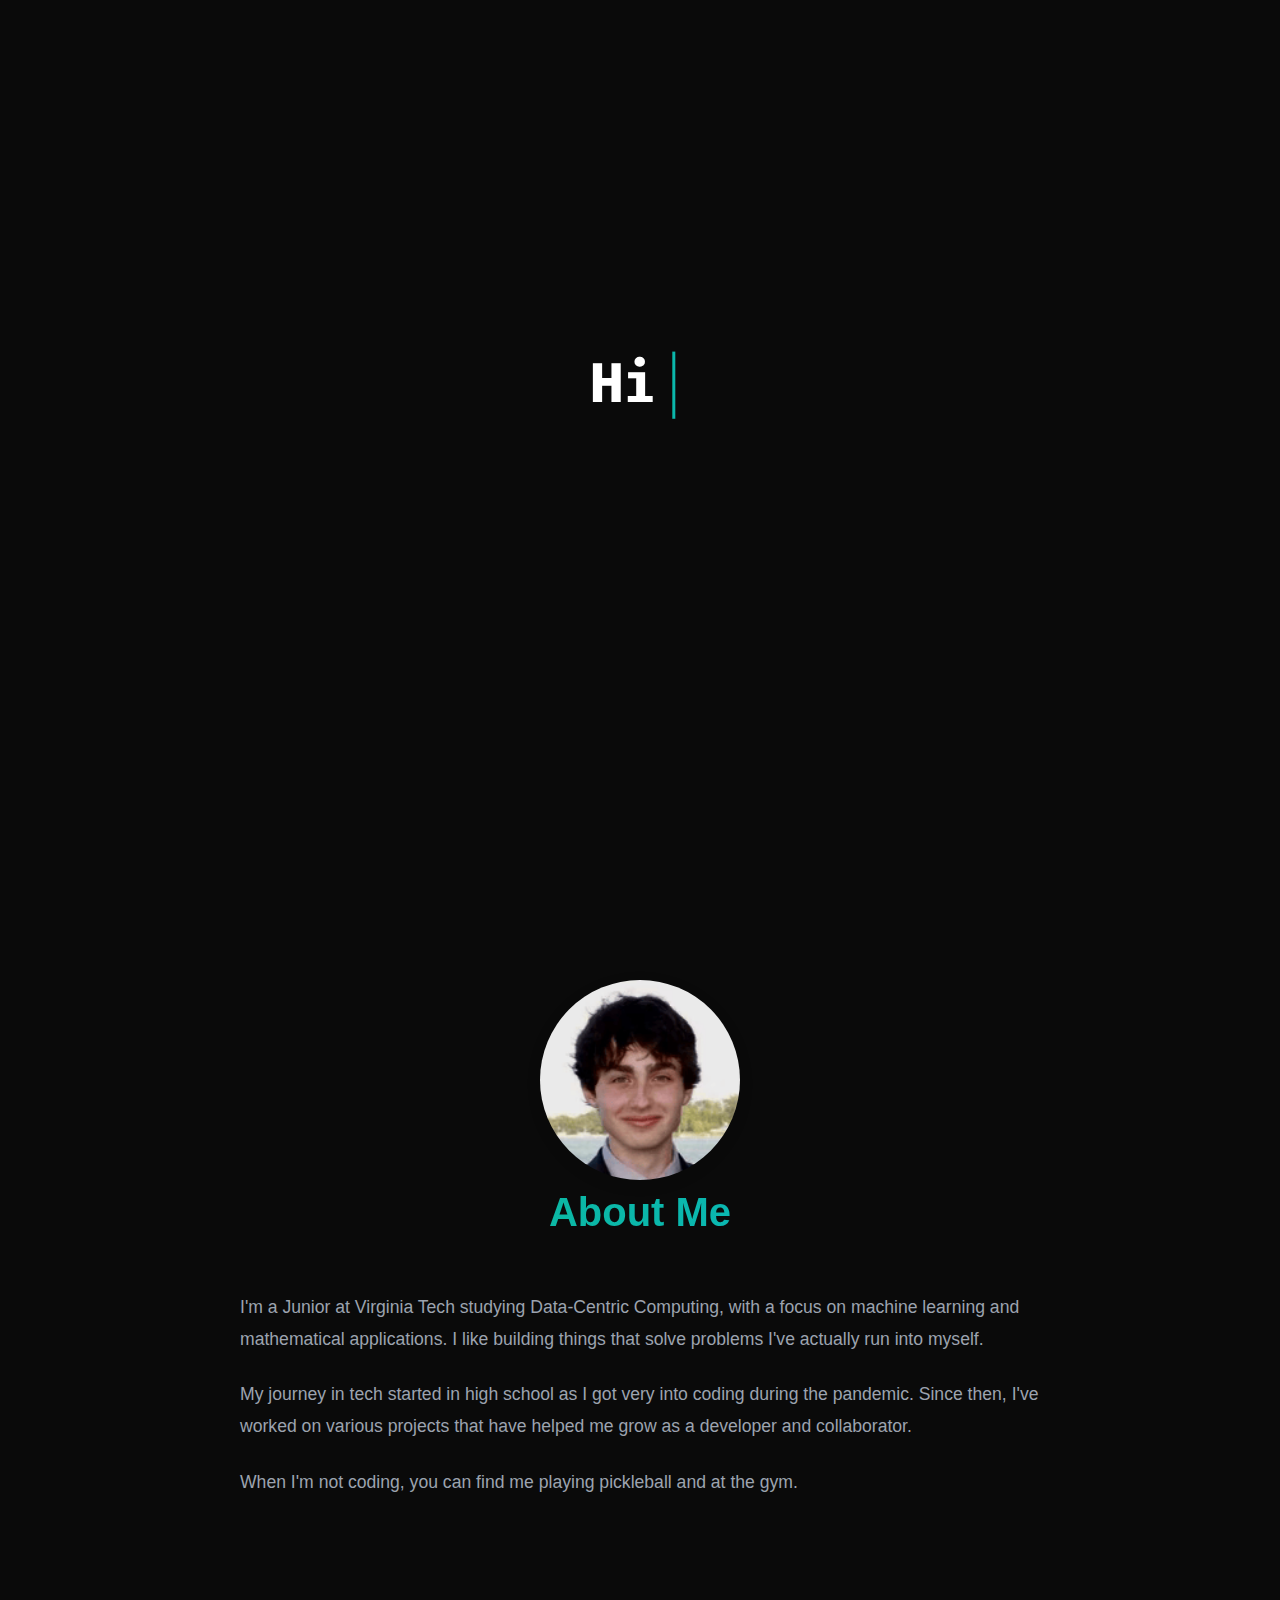
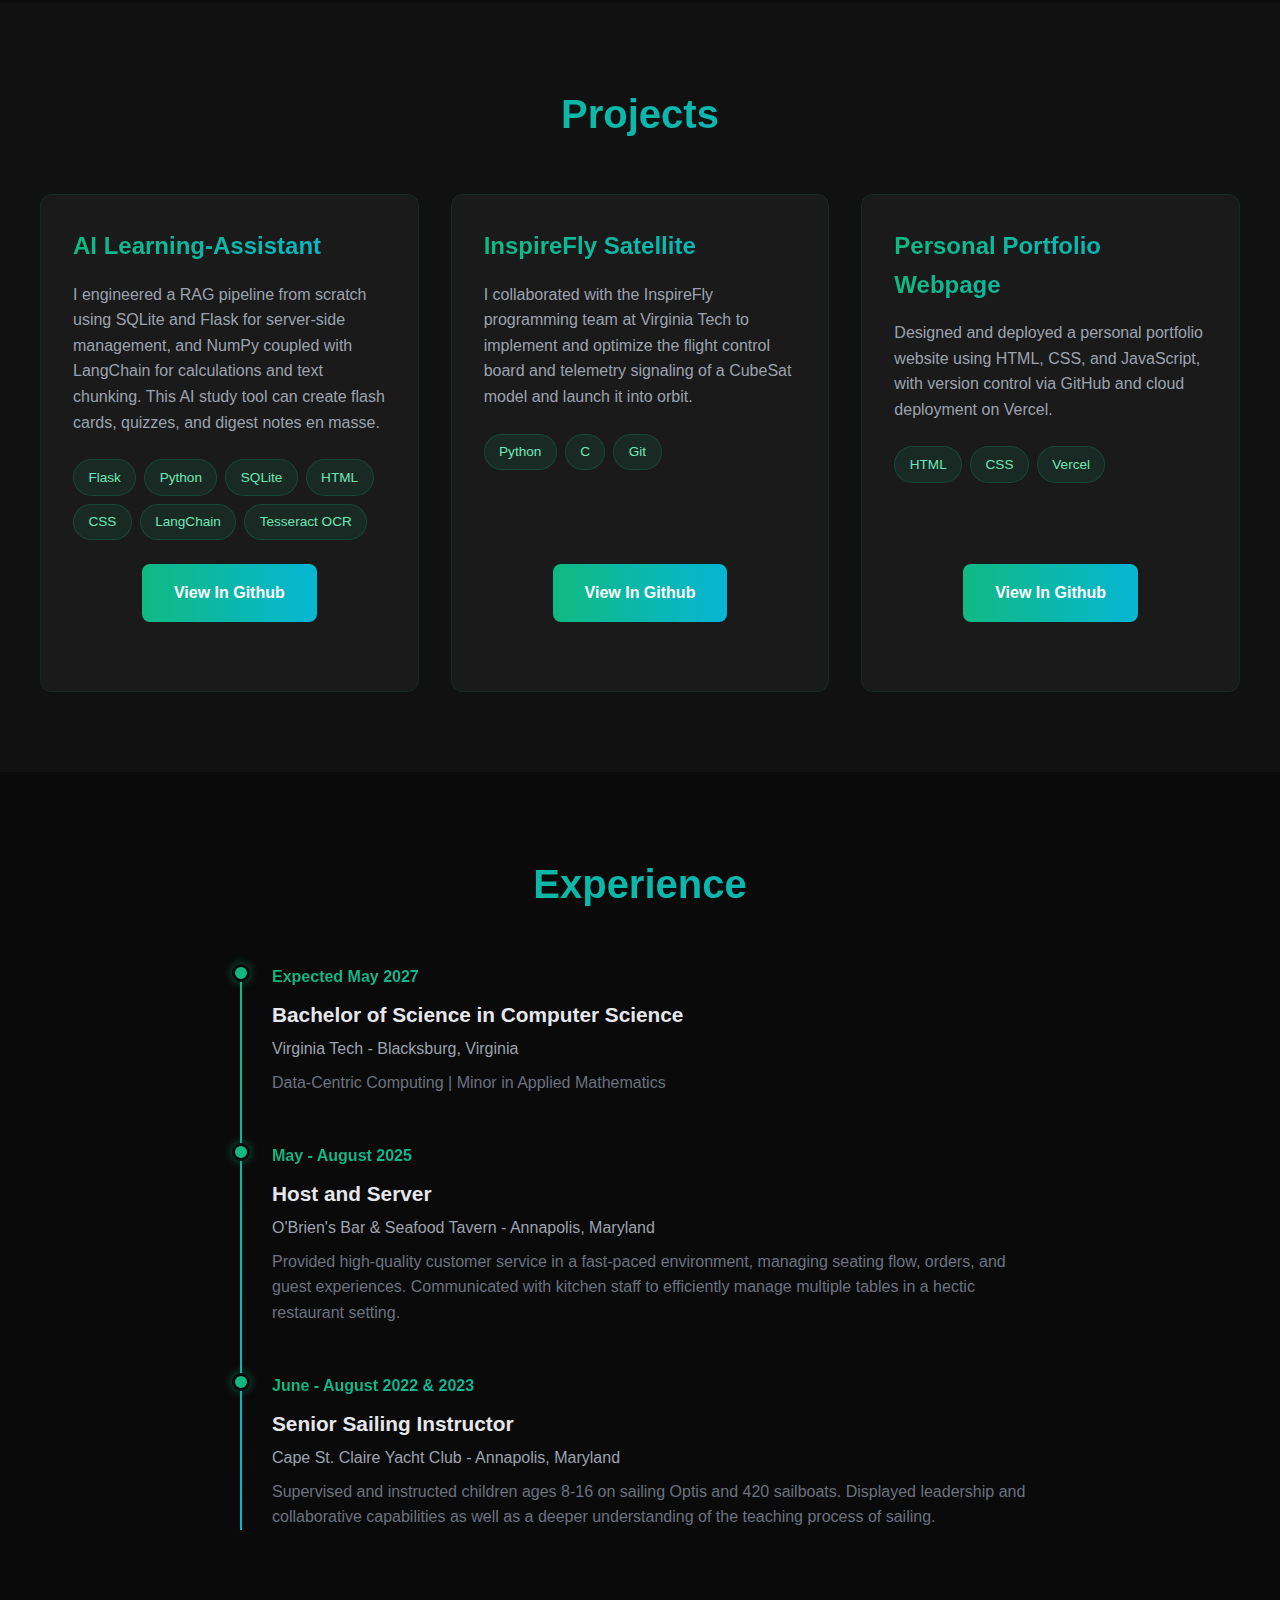
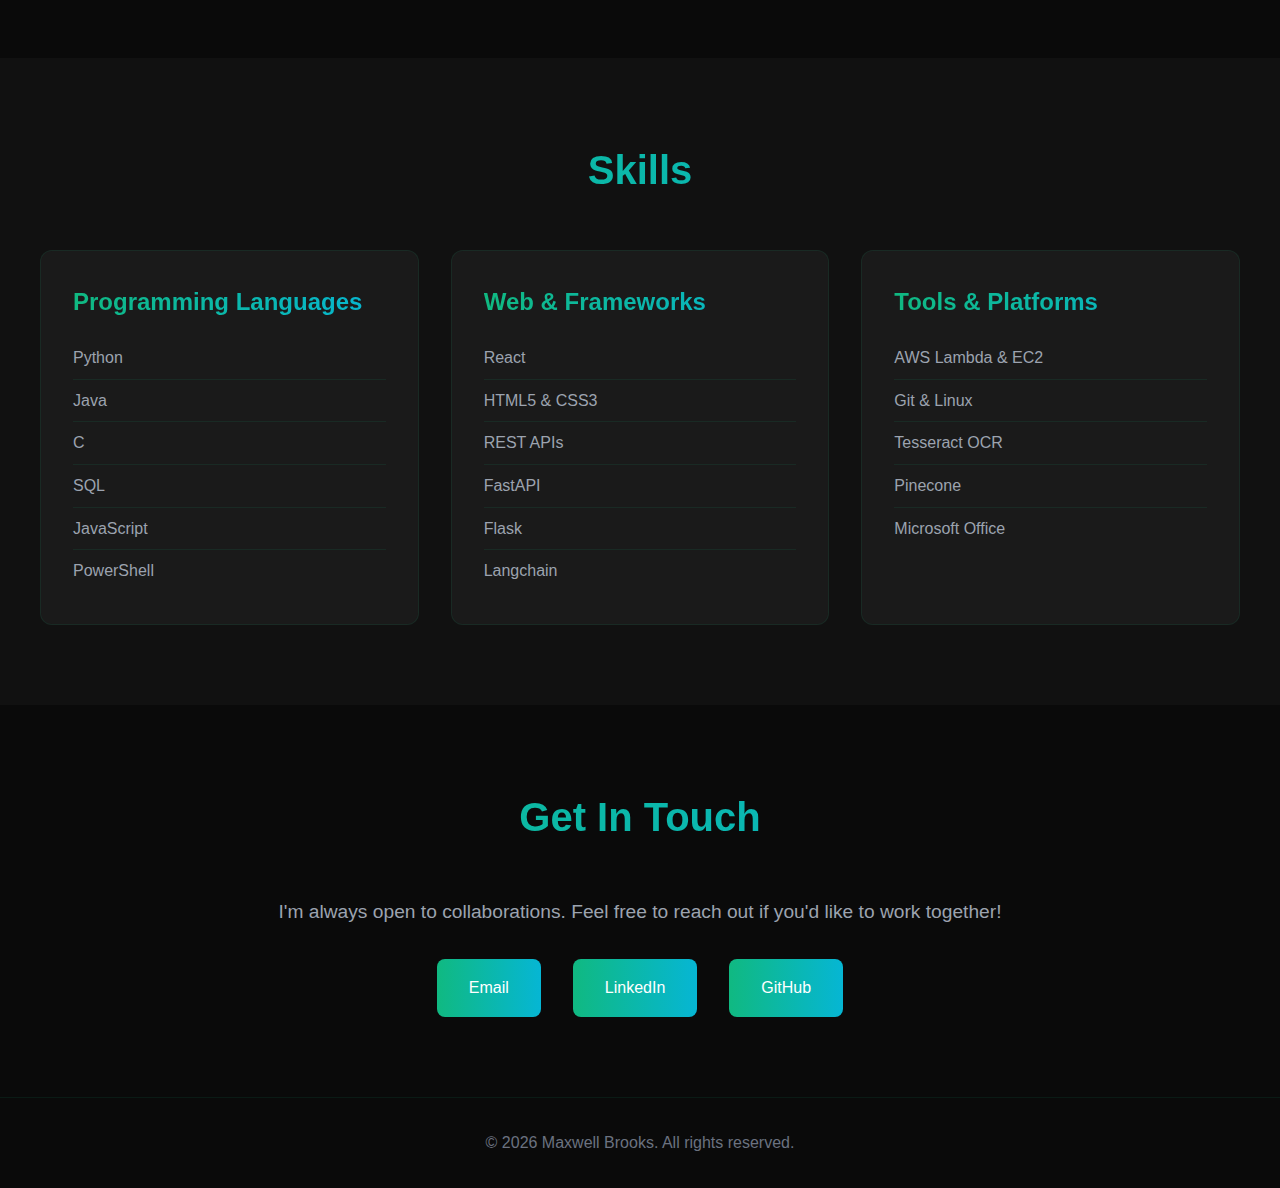
<file: index.html>
<!DOCTYPE html>
<html lang="en">
<head>
    <meta charset="UTF-8">
    <meta name="viewport" content="width=device-width, initial-scale=1.0">
    <title>Maxwell Brooks - Portfolio</title>
    <link rel="stylesheet" href="styles.css">
    <link rel="preconnect" href="https://fonts.googleapis.com">
    <link rel="preconnect" href="https://fonts.gstatic.com" crossorigin>
    <link href="https://fonts.googleapis.com/css2?family=Fira+Code:wght@400;700&display=swap" rel="stylesheet">
</head>
<body>
    <!-- Scroll Progress Bar -->
    <div class="scroll-progress"></div>
    <!-- Navigation -->
    <nav class="navbar">
        <div class="nav-container">
            <a href="#home" class="nav-logo">Maxwell Brooks</a>
            <ul class="nav-menu">
                <li><a href="#about" class="nav-link">About</a></li>
                <li><a href="#projects" class="nav-link">Projects</a></li>
                <li><a href="#experience" class="nav-link">Experience</a></li>
                <li><a href="#skills" class="nav-link">Skills</a></li>
                <li><a href="#contact" class="nav-link">Contact</a></li>
            </ul>
        </div>
    </nav>

    <!-- Hero Section -->
    <section id="home" class="hero">
        <canvas id="particles"></canvas>
        <div class="hero-content">
            <h1 class="typed-heading"><span class="typed-text"></span><span class="cursor">|</span></h1>
            <p class="hero-subtitle">Computer Science Student | Data-Centric Computing | ML Developer</p>
            <div class="hero-buttons">
                <a href="#contact" class="btn">Get In Touch</a>
                <a href="sources/resume.pdf" download="Maxwell_Brooks_Resume.pdf" class="btn btn-secondary">
                    <svg class="download-icon" width="20" height="20" viewBox="0 0 24 24" fill="none" stroke="currentColor" stroke-width="2">
                        <path d="M21 15v4a2 2 0 0 1-2 2H5a2 2 0 0 1-2-2v-4"></path>
                        <polyline points="7 10 12 15 17 10"></polyline>
                        <line x1="12" y1="15" x2="12" y2="3"></line>
                    </svg>
                    Download Resume
                </a>
            </div>
        </div>
    </section>

    <!-- About Section -->
    <section id="about" class="section">
    <div class="headshot-wrapper">
        <img
        src="sources/professional-headshot.png"
        alt="Photo of Max Brooks"
        class="headshot"
    />
    </div>
        <div class="container">
            <h2 class="section-title">About Me</h2>
            <div class="about-content">
                <p>
                    I'm a Junior at Virginia Tech studying Data-Centric Computing, with a focus on machine learning and mathematical applications. I like building things that solve problems I've actually
                    run into myself.
                </p>
                <p>
                    My journey in tech started in high school as I got very into coding during the pandemic. Since then, I've worked on various projects
                    that have helped me grow as a developer and collaborator.
                </p>
                <p>
                    When I'm not coding, you can find me playing pickleball and at the gym.
                </p>
            </div>
        </div>
    </section>

    <!-- Projects Section -->
    <section id="projects" class="section section-alt">
        <div class="container">
            <h2 class="section-title">Projects</h2>
            <div class="projects-grid">
                <div class="project-card">
                    <h3>AI Learning-Assistant</h3>
                    <p class="project-description">
                        I engineered a RAG pipeline from scratch using SQLite and Flask for server-side management, and NumPy coupled with LangChain for calculations and text chunking. This AI study tool can create flash cards, quizzes, and digest notes en masse.
                    </p>
                    <div class="project-tags">
                        <span class="tag">Flask</span>
                        <span class="tag">Python</span>
                        <span class="tag">SQLite</span>
                        <span class="tag">HTML</span>
                        <span class="tag">CSS</span>
                        <span class="tag">LangChain</span>
                        <span class="tag">Tesseract OCR</span>
                    </div>
                    <div class="projectbtn">
                        <a href="https://github.com/max232024S/AI-Prof-Project" class="button">View In Github</a>
                    </div>

                    
                </div>

                <div class="project-card">
                    <h3>InspireFly Satellite</h3>
                    <p class="project-description">
                        I collaborated with the InspireFly programming team at Virginia Tech to implement and optimize 
                        the flight control board and telemetry signaling of a CubeSat model and launch it into orbit.
                    </p>
                    <div class="project-tags">
                        <span class="tag">Python</span>
                        <span class="tag">C</span>
                        <span class="tag">Git</span>
                    </div>
                    <div class="projectbtn">
                        <a href="https://github.com/inspireFly-VT/circuitpy_flight_software" class="button">View In Github</a>
                    </div>
                </div>

                <div class="project-card">
                    <h3>
                        Personal Portfolio Webpage
                    </h3>
                    <p class="project-description">
                        Designed and deployed a personal portfolio website using HTML, CSS, and JavaScript, with version control via GitHub and cloud deployment on Vercel.      
                    </p>
                    <div class="project-tags">
                        <span class="tag">HTML</span>
                        <span class="tag">CSS</span>
                        <span class="tag">Vercel</span>
                    </div>
                    <div class="projectbtn">
                        <a href="https://github.com/max232024S/Portfolio-Webpage" class="button">View In Github</a>
                    </div>
                </div>
            </div>
        </div>
    </section>

    <!-- Experience Section -->
    <section id="experience" class="section">
        <div class="container">
            <h2 class="section-title">Experience</h2>
            <div class="timeline">
                <div class="timeline-item">
                    <div class="timeline-date">Expected May 2027</div>
                    <div class="timeline-content">
                        <h3>Bachelor of Science in Computer Science</h3>
                        <h4>Virginia Tech - Blacksburg, Virginia</h4>
                        <p>Data-Centric Computing | Minor in Applied Mathematics<br>
                       </p>
                    </div>
                </div>

                <div class="timeline-item">
                    <div class="timeline-date">May - August 2025</div>
                    <div class="timeline-content">
                        <h3>Host and Server</h3>
                        <h4>O'Brien's Bar & Seafood Tavern - Annapolis, Maryland</h4>
                        <p>Provided high-quality customer service in a fast-paced environment, managing seating flow, orders, and guest experiences. Communicated with kitchen staff to efficiently manage multiple tables in a hectic restaurant setting.</p>
                    </div>
                </div>

                <div class="timeline-item">
                    <div class="timeline-date">June - August 2022 & 2023</div>
                    <div class="timeline-content">
                        <h3>Senior Sailing Instructor</h3>
                        <h4>Cape St. Claire Yacht Club - Annapolis, Maryland</h4>
                        <p>Supervised and instructed children ages 8-16 on sailing Optis and 420 sailboats. Displayed leadership and collaborative capabilities as well as a deeper understanding of the teaching process of sailing.</p>
                    </div>
                </div>
            </div>
        </div>
    </section>

    <!-- Skills Section -->
    <section id="skills" class="section section-alt">
        <div class="container">
            <h2 class="section-title">Skills</h2>
            <div class="skills-grid">
                <div class="skill-category">
                    <h3>Programming Languages</h3>
                    <ul class="skill-list">
                        <li>Python</li>
                        <li>Java</li>
                        <li>C</li>
                        <li>SQL</li>
                        <li>JavaScript</li>
                        <li>PowerShell</li>
                    </ul>
                </div>

                <div class="skill-category">
                    <h3>Web & Frameworks</h3>
                    <ul class="skill-list">
                        <li>React</li>
                        <li>HTML5 & CSS3</li>
                        <li>REST APIs</li>
                        <li>FastAPI</li>
                        <li>Flask</li>
                        <li>Langchain</li>
                    </ul>
                </div>

                <div class="skill-category">
                    <h3>Tools & Platforms</h3>
                    <ul class="skill-list">
                        <li>AWS Lambda & EC2</li>
                        <li>Git & Linux</li>
                        <li>Tesseract OCR</li>
                        <li>Pinecone</li>
                        <li>Microsoft Office</li>
                    </ul>
                </div>
            </div>
        </div>
    </section>

    <!-- Contact Section -->
    <section id="contact" class="section">
        <div class="container">
            <h2 class="section-title">Get In Touch</h2>
            <div class="contact-content">
                <p class="contact-text">
                    I'm always open to collaborations.
                    Feel free to reach out if you'd like to work together!
                </p>
                <div class="contact-links">
                    <a href="mailto:maxwellwbrooks@gmail.com" class="contact-link">
                        <span>Email</span>
                    </a>
                    <a href="https://www.linkedin.com/in/max-brooks/" class="contact-link" target="_blank">
                        <span>LinkedIn</span>
                    </a>
                    <a href="https://github.com/max232024S" class="contact-link" target="_blank">
                        <span>GitHub</span>
                    </a>
                </div>
            </div>
        </div>
    </section>


    <!-- Footer -->
    <footer class="footer">
        <p>&copy; 2026 Maxwell Brooks. All rights reserved.</p>
    </footer>

    <script>
        // Scroll Progress Bar
        window.addEventListener('scroll', () => {
            const scrollProgress = document.querySelector('.scroll-progress');
            const scrollTop = window.pageYOffset;
            const docHeight = document.documentElement.scrollHeight - window.innerHeight;
            const scrollPercent = (scrollTop / docHeight) * 100;
            scrollProgress.style.width = scrollPercent + '%';
        });

        // Particle Animation
        const canvas = document.getElementById('particles');
        const ctx = canvas.getContext('2d');

        canvas.width = window.innerWidth;
        canvas.height = window.innerHeight;

        const particles = [];
        const particleCount = 80;

        class Particle {
            constructor() {
                this.x = Math.random() * canvas.width;
                this.y = Math.random() * canvas.height;
                this.size = Math.random() * 2 + 1;
                this.speedX = Math.random() * 0.5 - 0.25;
                this.speedY = Math.random() * 0.5 - 0.25;
            }

            update() {
                this.x += this.speedX;
                this.y += this.speedY;

                if (this.x > canvas.width) this.x = 0;
                if (this.x < 0) this.x = canvas.width;
                if (this.y > canvas.height) this.y = 0;
                if (this.y < 0) this.y = canvas.height;
            }

            draw() {
                ctx.fillStyle = 'rgba(16, 185, 129, 0.5)';
                ctx.beginPath();
                ctx.arc(this.x, this.y, this.size, 0, Math.PI * 2);
                ctx.fill();
            }
        }

        function init() {
            for (let i = 0; i < particleCount; i++) {
                particles.push(new Particle());
            }
        }

        function animate() {
            ctx.clearRect(0, 0, canvas.width, canvas.height);

            for (let i = 0; i < particles.length; i++) {
                particles[i].update();
                particles[i].draw();

                for (let j = i + 1; j < particles.length; j++) {
                    const dx = particles[i].x - particles[j].x;
                    const dy = particles[i].y - particles[j].y;
                    const distance = Math.sqrt(dx * dx + dy * dy);

                    if (distance < 120) {
                        ctx.strokeStyle = `rgba(16, 185, 129, ${0.2 - distance / 600})`;
                        ctx.lineWidth = 1;
                        ctx.beginPath();
                        ctx.moveTo(particles[i].x, particles[i].y);
                        ctx.lineTo(particles[j].x, particles[j].y);
                        ctx.stroke();
                    }
                }
            }

            requestAnimationFrame(animate);
        }

        init();
        animate();

        window.addEventListener('resize', () => {
            canvas.width = window.innerWidth;
            canvas.height = window.innerHeight;
        });

        // Typing Animation
        (function() {
            const textEl = document.querySelector('.typed-text');
            const cursorEl = document.querySelector('.cursor');
            const fullText = "Hi, I'm Max";
            const highlightStart = fullText.indexOf('Max');
            let i = 0;

            function type() {
                if (i <= fullText.length) {
                    let html = '';
                    const current = fullText.substring(0, i);

                    if (i > highlightStart) {
                        html = current.substring(0, highlightStart) +
                               '<span class="highlight">' +
                               current.substring(highlightStart) +
                               '</span>';
                    } else {
                        html = current;
                    }

                    textEl.innerHTML = html;
                    i++;
                    setTimeout(type, 100);
                }
            }

            setTimeout(type, 600);
        })();

        // Smooth scrolling for navigation links
        document.querySelectorAll('a[href^="#"]').forEach(anchor => {
            anchor.addEventListener('click', function (e) {
                e.preventDefault();
                const target = document.querySelector(this.getAttribute('href'));
                if (target) {
                    target.scrollIntoView({ behavior: 'smooth', block: 'start' });
                }
            });
        });
    </script>
</body>
</html>
</file>
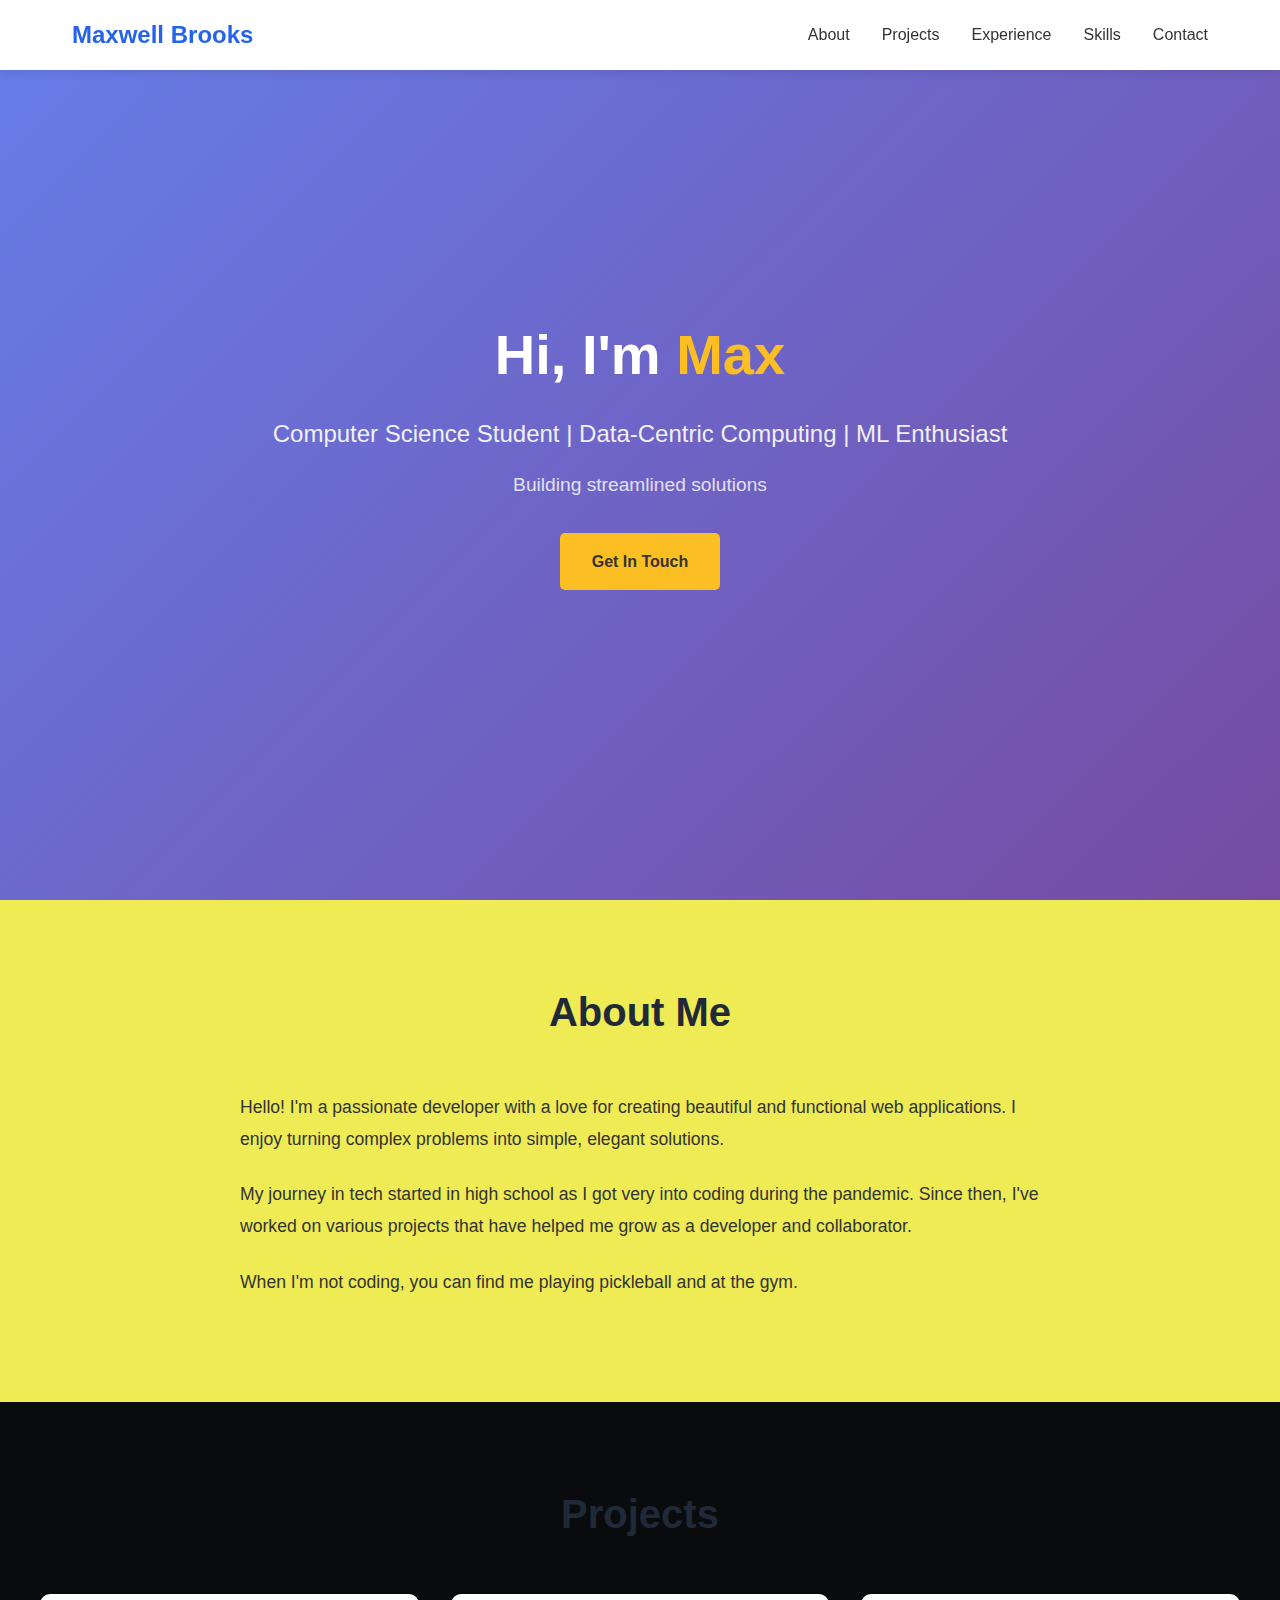
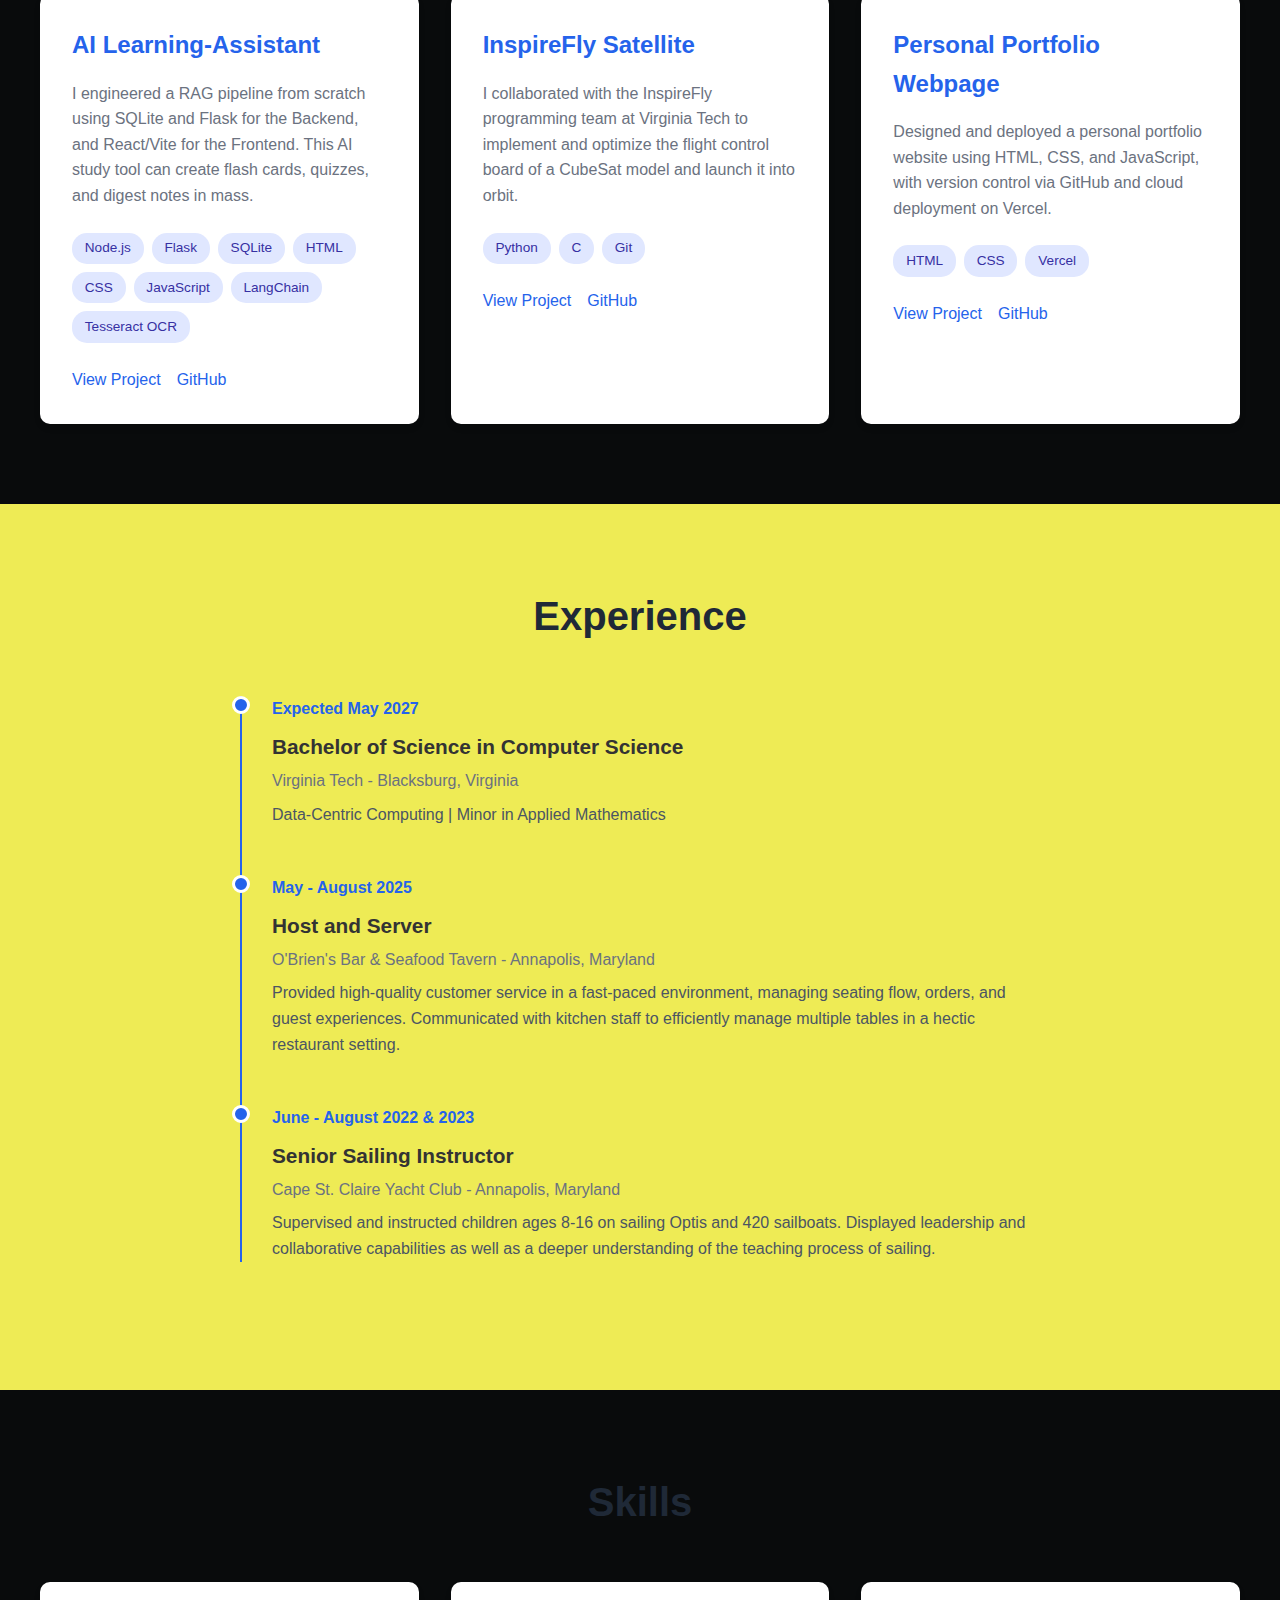
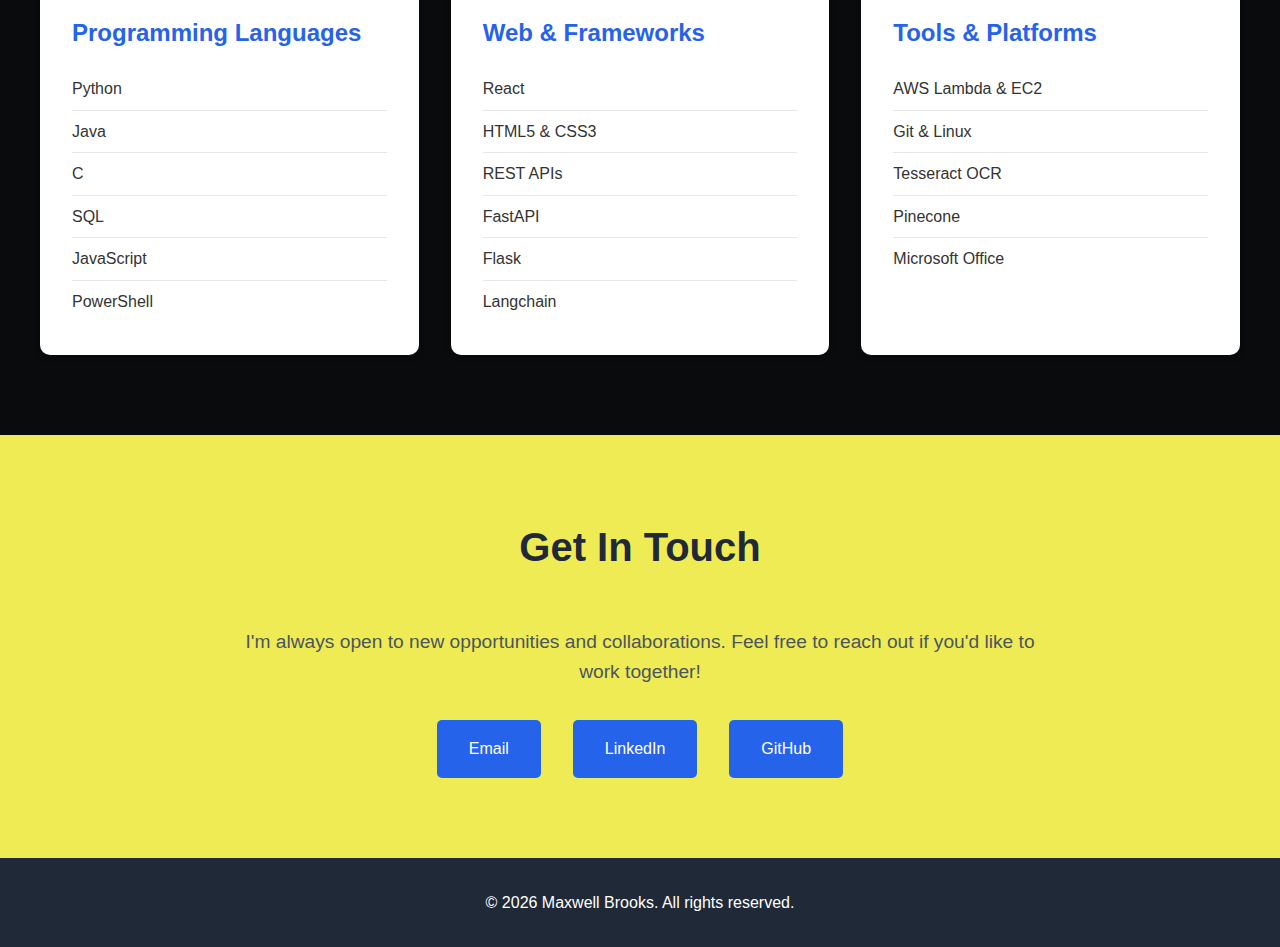
<file: Portfolio-Webpage/index.html>
<!DOCTYPE html>
<html lang="en">
<head>
    <meta charset="UTF-8">
    <meta name="viewport" content="width=device-width, initial-scale=1.0">
    <title>Maxwell Brooks - Portfolio</title>
    <link rel="stylesheet" href="styles.css">
</head>
<body>
    <!-- Navigation -->
    <nav class="navbar">
        <div class="nav-container">
            <a href="#home" class="nav-logo">Maxwell Brooks</a>
            <ul class="nav-menu">
                <li><a href="#about" class="nav-link">About</a></li>
                <li><a href="#projects" class="nav-link">Projects</a></li>
                <li><a href="#experience" class="nav-link">Experience</a></li>
                <li><a href="#skills" class="nav-link">Skills</a></li>
                <li><a href="#contact" class="nav-link">Contact</a></li>
            </ul>
        </div>
    </nav>

    <!-- Hero Section -->
    <section id="home" class="hero">
        <div class="hero-content">
            <h1>Hi, I'm <span class="highlight">Max</span></h1>
            <p class="hero-subtitle">Computer Science Student | Data-Centric Computing | ML Enthusiast</p>
            <p class="hero-description">Building streamlined solutions</p>
            <a href="#contact" class="btn">Get In Touch</a>
        </div>
    </section>

    <!-- About Section -->
    <section id="about" class="section">
        <div class="container">
            <h2 class="section-title">About Me</h2>
            <div class="about-content">
                <p>
                    Hello! I'm a passionate developer with a love for creating beautiful and functional web applications.
                    I enjoy turning complex problems into simple, elegant solutions.
                </p>
                <p>
                    My journey in tech started in high school as I got very into coding during the pandemic. Since then, I've worked on various projects
                    that have helped me grow as a developer and collaborator.
                </p>
                <p>
                    When I'm not coding, you can find me playing pickleball and at the gym.
                </p>
            </div>
        </div>
    </section>

    <!-- Projects Section -->
    <section id="projects" class="section section-alt">
        <div class="container">
            <h2 class="section-title">Projects</h2>
            <div class="projects-grid">
                <div class="project-card">
                    <h3>AI Learning-Assistant</h3>
                    <p class="project-description">
                        I engineered a RAG pipeline from scratch using SQLite and Flask for the Backend, and React/Vite
                        for the Frontend. This AI study tool can create flash cards, quizzes, and digest notes in mass.
                    </p>
                    <div class="project-tags">
                        <span class="tag">Node.js</span>
                        <span class="tag">Flask</span>
                        <span class="tag">SQLite</span>
                        <span class="tag">HTML</span>
                        <span class="tag">CSS</span>
                        <span class="tag">JavaScript</span>
                        <span class="tag">LangChain</span>
                        <span class="tag">Tesseract OCR</span>
                    </div>
                    <div class="project-links">
                        <a href="#" class="project-link">View Project</a>
                        <a href="#" class="project-link">GitHub</a>
                    </div>
                </div>

                <div class="project-card">
                    <h3>InspireFly Satellite</h3>
                    <p class="project-description">
                        I collaborated with the InspireFly programming team at Virginia Tech to implement and optimize 
                        the flight control board of a CubeSat model and launch it into orbit.
                    </p>
                    <div class="project-tags">
                        <span class="tag">Python</span>
                        <span class="tag">C</span>
                        <span class="tag">Git</span>
                    </div>
                    <div class="project-links">
                        <a href="#" class="project-link">View Project</a>
                        <a href="#" class="project-link">GitHub</a>
                    </div>
                </div>

                <div class="project-card">
                    <h3>
                        Personal Portfolio Webpage
                    </h3>
                    <p class="project-description">
                        Designed and deployed a personal portfolio website using HTML, CSS, and JavaScript, with version control via GitHub and cloud deployment on Vercel.      
                    </p>
                    <div class="project-tags">
                        <span class="tag">HTML</span>
                        <span class="tag">CSS</span>
                        <span class="tag">Vercel</span>
                    </div>
                    <div class="project-links">
                        <a href="#" class="project-link">View Project</a>
                        <a href="#" class="project-link">GitHub</a>
                    </div>
                </div>
            </div>
        </div>
    </section>

    <!-- Experience Section -->
    <section id="experience" class="section">
        <div class="container">
            <h2 class="section-title">Experience</h2>
            <div class="timeline">
                <div class="timeline-item">
                    <div class="timeline-date">Expected May 2027</div>
                    <div class="timeline-content">
                        <h3>Bachelor of Science in Computer Science</h3>
                        <h4>Virginia Tech - Blacksburg, Virginia</h4>
                        <p>Data-Centric Computing | Minor in Applied Mathematics<br>
                       </p>
                    </div>
                </div>

                <div class="timeline-item">
                    <div class="timeline-date">May - August 2025</div>
                    <div class="timeline-content">
                        <h3>Host and Server</h3>
                        <h4>O'Brien's Bar & Seafood Tavern - Annapolis, Maryland</h4>
                        <p>Provided high-quality customer service in a fast-paced environment, managing seating flow, orders, and guest experiences. Communicated with kitchen staff to efficiently manage multiple tables in a hectic restaurant setting.</p>
                    </div>
                </div>

                <div class="timeline-item">
                    <div class="timeline-date">June - August 2022 & 2023</div>
                    <div class="timeline-content">
                        <h3>Senior Sailing Instructor</h3>
                        <h4>Cape St. Claire Yacht Club - Annapolis, Maryland</h4>
                        <p>Supervised and instructed children ages 8-16 on sailing Optis and 420 sailboats. Displayed leadership and collaborative capabilities as well as a deeper understanding of the teaching process of sailing.</p>
                    </div>
                </div>
            </div>
        </div>
    </section>

    <!-- Skills Section -->
    <section id="skills" class="section section-alt">
        <div class="container">
            <h2 class="section-title">Skills</h2>
            <div class="skills-grid">
                <div class="skill-category">
                    <h3>Programming Languages</h3>
                    <ul class="skill-list">
                        <li>Python</li>
                        <li>Java</li>
                        <li>C</li>
                        <li>SQL</li>
                        <li>JavaScript</li>
                        <li>PowerShell</li>
                    </ul>
                </div>

                <div class="skill-category">
                    <h3>Web & Frameworks</h3>
                    <ul class="skill-list">
                        <li>React</li>
                        <li>HTML5 & CSS3</li>
                        <li>REST APIs</li>
                        <li>FastAPI</li>
                        <li>Flask</li>
                        <li>Langchain</li>
                    </ul>
                </div>

                <div class="skill-category">
                    <h3>Tools & Platforms</h3>
                    <ul class="skill-list">
                        <li>AWS Lambda & EC2</li>
                        <li>Git & Linux</li>
                        <li>Tesseract OCR</li>
                        <li>Pinecone</li>
                        <li>Microsoft Office</li>
                    </ul>
                </div>
            </div>
        </div>
    </section>

    <!-- Contact Section -->
    <section id="contact" class="section">
        <div class="container">
            <h2 class="section-title">Get In Touch</h2>
            <div class="contact-content">
                <p class="contact-text">
                    I'm always open to new opportunities and collaborations.
                    Feel free to reach out if you'd like to work together!
                </p>
                <div class="contact-links">
                    <a href="mailto:max23@vt.edu" class="contact-link">
                        <span>Email</span>
                    </a>
                    <a href="https://linkedin.com/in/yourprofile" class="contact-link" target="_blank">
                        <span>LinkedIn</span>
                    </a>
                    <a href="https://github.com/yourusername" class="contact-link" target="_blank">
                        <span>GitHub</span>
                    </a>
                </div>
            </div>
        </div>
    </section>

    <!-- Footer -->
    <footer class="footer">
        <p>&copy; 2026 Maxwell Brooks. All rights reserved.</p>
    </footer>
</body>
</html>
</file>
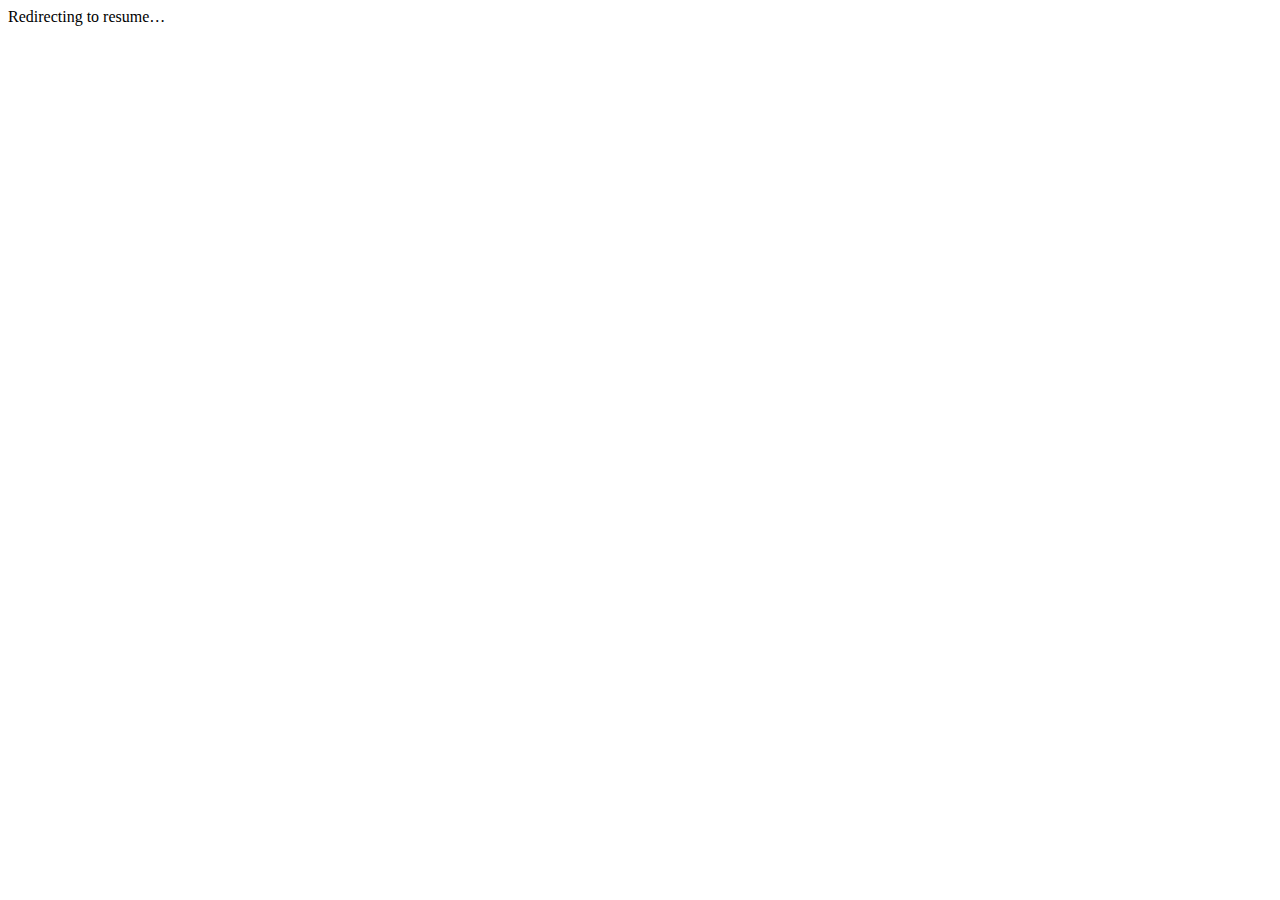
<file: resume.html>
<!DOCTYPE html>
<html lang="en">
  <head>
    <meta charset="UTF-8">
    <meta http-equiv="refresh" content="0; url=/sources/resume.pdf">
    <title>Resume</title>
  </head>
  <body>
    Redirecting to resume…
  </body>
</html>
</file>
<file: styles.css>
/* Reset and Base Styles */
* {
    margin: 0;
    padding: 0;
    box-sizing: border-box;
}

html {
    scroll-behavior: smooth;
}

body {
    font-family: -apple-system, BlinkMacSystemFont, 'Segoe UI', Roboto, Oxygen, Ubuntu, Cantarell, sans-serif;
    line-height: 1.6;
    color: #e5e7eb;
    background: #0a0a0a;
}

/* Scroll Progress Bar */
.scroll-progress {
    position: fixed;
    top: 0;
    left: 0;
    height: 3px;
    background: linear-gradient(90deg, #10b981, #06b6d4);
    z-index: 9999;
    transition: width 0.1s ease-out;
    opacity: 0;
    animation: fadeIn 0.3s ease-out 3.8s both;
}

/* Navigation */
.navbar {
    position: fixed;
    top: 0;
    width: 100%;
    background: rgba(10, 10, 10, 0.95);
    backdrop-filter: blur(10px);
    box-shadow: 0 2px 20px rgba(16, 185, 129, 0.1);
    z-index: 1000;
    border-bottom: 1px solid rgba(16, 185, 129, 0.1);
    transform: translateY(-100%);
    opacity: 0;
    animation: slideDown 0.6s ease-out 3.4s both;
}

.nav-container {
    max-width: 1200px;
    margin: 0 auto;
    padding: 1rem 2rem;
    display: flex;
    justify-content: space-between;
    align-items: center;
}

.nav-logo {
    font-size: 1.5rem;
    font-weight: bold;
    background: linear-gradient(90deg, #10b981, #06b6d4);
    -webkit-background-clip: text;
    -webkit-text-fill-color: transparent;
    background-clip: text;
    text-decoration: none;
}

.nav-menu {
    display: flex;
    list-style: none;
    gap: 2rem;
}

.nav-link {
    color: #9ca3af;
    text-decoration: none;
    transition: color 0.3s;
    position: relative;
}

.nav-link::after {
    content: '';
    position: absolute;
    bottom: -5px;
    left: 0;
    width: 0;
    height: 2px;
    background: linear-gradient(90deg, #10b981, #06b6d4);
    transition: width 0.3s;
}

.nav-link:hover {
    color: #e5e7eb;
}

.nav-link:hover::after {
    width: 100%;
}

/* Hero Section */
.hero {
    min-height: 100vh;
    display: flex;
    align-items: center;
    justify-content: center;
    background: #0a0a0a;
    color: white;
    text-align: center;
    padding: 2rem;
    position: relative;
    overflow: hidden;
}

#particles {
    position: absolute;
    top: 0;
    left: 0;
    width: 100%;
    height: 100%;
    z-index: 1;
    opacity: 0;
    animation: fadeIn 2s ease-out 1.5s both;
}

.hero-content {
    max-width: 800px;
    position: relative;
    z-index: 2;
}

.hero h1 {
    font-size: 3.5rem;
    margin-bottom: 1rem;
}

.typed-heading {
    font-family: 'Fira Code', monospace;
    letter-spacing: -0.5px;
}

.typed-text .highlight {
    background: linear-gradient(90deg, #10b981, #06b6d4);
    -webkit-background-clip: text;
    -webkit-text-fill-color: transparent;
    background-clip: text;
}

.cursor {
    background: linear-gradient(90deg, #10b981, #06b6d4);
    -webkit-background-clip: text;
    -webkit-text-fill-color: transparent;
    background-clip: text;
    animation: blink 0.7s step-end infinite;
    font-weight: 100;
}

@keyframes blink {
    0%, 100% { opacity: 1; }
    50% { opacity: 0; }
}

@keyframes fadeInUp {
    from {
        opacity: 0;
        transform: translateY(30px);
    }
    to {
        opacity: 1;
        transform: translateY(0);
    }
}

@keyframes slideDown {
    from {
        opacity: 0;
        transform: translateY(-100%);
    }
    to {
        opacity: 1;
        transform: translateY(0);
    }
}

@keyframes fadeIn {
    from { opacity: 0; }
    to { opacity: 1; }
}

.hero-subtitle {
    font-size: 1.5rem;
    margin-bottom: 1rem;
    color: #9ca3af;
    opacity: 0;
    animation: fadeInUp 0.8s ease-out 2.2s both;
}

.hero-description {
    font-size: 1.2rem;
    margin-bottom: 2rem;
    color: #6b7280;
    opacity: 0;
    animation: fadeInUp 0.8s ease-out 2.7s both;
}
.button{
    display: inline-block;
    padding: 1rem 2rem;
    background: linear-gradient(90deg, #10b981, #06b6d4);
    color: white;
    text-decoration: none;
    border-radius: 8px;
    font-weight: bold;
    transition: transform 0.3s, box-shadow 0.3s;
    position: relative;
    overflow: hidden;
    margin-bottom: 30px;
}

.btn {
    display: inline-block;
    padding: 1rem 2rem;
    background: linear-gradient(90deg, #10b981, #06b6d4);
    color: white;
    text-decoration: none;
    border-radius: 8px;
    font-weight: bold;
    transition: transform 0.3s, box-shadow 0.3s;
    position: relative;
    overflow: hidden;
}

.btn::before {
    content: '';
    position: absolute;
    top: 0;
    left: -100%;
    width: 100%;
    height: 100%;
    background: linear-gradient(90deg, transparent, rgba(255, 255, 255, 0.2), transparent);
    transition: left 0.5s;
}

.btn:hover::before {
    left: 100%;
}

.btn:hover {
    transform: translateY(-2px);
    box-shadow: 0 10px 30px rgba(16, 185, 129, 0.4);
}

.hero-buttons {
    display: flex;
    gap: 1rem;
    justify-content: center;
    flex-wrap: wrap;
    opacity: 0;
    animation: fadeInUp 0.8s ease-out 3.1s both;
}

.btn-secondary {
    background: rgba(16, 185, 129, 0.1);
    border: 2px solid #10b981;
    color: #10b981;
    display: inline-flex;
    align-items: center;
    gap: 0.5rem;
}

.btn-secondary:hover {
    background: rgba(16, 185, 129, 0.2);
    border-color: #06b6d4;
    color: #06b6d4;
}

.download-icon {
    transition: transform 0.3s;
}

.btn-secondary:hover .download-icon {
    transform: translateY(2px);
}

/* Section Styles */
.section {
    background: #0a0a0a;
    padding: 5rem 2rem;
}

.section-alt {
    background: #111111;
}

.container {
    max-width: 1200px;
    margin: 0 auto;
}

.section-title {
    font-size: 2.5rem;
    text-align: center;
    margin-bottom: 3rem;
    background: linear-gradient(90deg, #10b981, #06b6d4);
    -webkit-background-clip: text;
    -webkit-text-fill-color: transparent;
    background-clip: text;
    font-weight: 700;
}

/* About Section */
.about-content {
    max-width: 800px;
    margin: 0 auto;
    font-size: 1.1rem;
    line-height: 1.8;
    color: #9ca3af;
}

.about-content p {
    margin-bottom: 1.5rem;
}

/* Projects Section */
.projects-grid {
    display: grid;
    grid-template-columns: repeat(auto-fit, minmax(300px, 1fr));
    gap: 2rem;
}

.project-card {
    background: #1a1a1a;
    padding: 2rem;
    border-radius: 12px;
    border: 1px solid rgba(16, 185, 129, 0.1);
    transition: transform 0.3s, box-shadow 0.3s, border-color 0.3s;
    position: relative;
    overflow: hidden;
    display: flex;
    flex-direction: column;
}

.project-card::before {
    content: '';
    position: absolute;
    top: 0;
    left: 0;
    right: 0;
    bottom: 0;
    background: radial-gradient(circle at var(--mouse-x, 50%) var(--mouse-y, 50%), rgba(16, 185, 129, 0.15), transparent 50%);
    opacity: 0;
    transition: opacity 0.3s;
    pointer-events: none;
}

.project-card:hover::before {
    opacity: 1;
}

.project-card:hover {
    transform: translateY(-8px);
    box-shadow: 0 20px 40px rgba(16, 185, 129, 0.2);
    border-color: rgba(16, 185, 129, 0.4);
}

.project-card h3 {
    font-size: 1.5rem;
    margin-bottom: 1rem;
    background: linear-gradient(90deg, #10b981, #06b6d4);
    -webkit-background-clip: text;
    -webkit-text-fill-color: transparent;
    background-clip: text;
}

.project-description {
    margin-bottom: 1.5rem;
    color: #9ca3af;
    line-height: 1.6;
}

.project-tags {
    display: flex;
    flex-wrap: wrap;
    gap: 0.5rem;
}

.tag {
    padding: 0.4rem 0.9rem;
    background: rgba(16, 185, 129, 0.1);
    color: #6ee7b7;
    border: 1px solid rgba(16, 185, 129, 0.2);
    border-radius: 20px;
    font-size: 0.85rem;
    transition: all 0.3s;
}

.tag:hover {
    background: rgba(16, 185, 129, 0.2);
    border-color: rgba(16, 185, 129, 0.4);
    transform: translateY(-2px);
}

/* Experience Section */
.timeline {
    max-width: 800px;
    margin: 0 auto;
    position: relative;
    padding-left: 2rem;
}

.timeline::before {
    content: '';
    position: absolute;
    left: 0;
    top: 0;
    bottom: 0;
    width: 2px;
    background: linear-gradient(180deg, #10b981, #06b6d4);
}

.timeline-item {
    position: relative;
    margin-bottom: 3rem;
}

.timeline-item::before {
    content: '';
    position: absolute;
    left: -2.5rem;
    top: 0;
    width: 12px;
    height: 12px;
    background: #10b981;
    border-radius: 50%;
    border: 3px solid #0a0a0a;
    box-shadow: 0 0 10px rgba(16, 185, 129, 0.5);
}

.timeline-date {
    font-weight: bold;
    background: linear-gradient(90deg, #10b981, #06b6d4);
    -webkit-background-clip: text;
    -webkit-text-fill-color: transparent;
    background-clip: text;
    margin-bottom: 0.5rem;
}

.timeline-content h3 {
    font-size: 1.3rem;
    margin-bottom: 0.3rem;
    color: #e5e7eb;
}

.timeline-content h4 {
    color: #9ca3af;
    margin-bottom: 0.5rem;
    font-weight: normal;
}

.timeline-content p {
    color: #6b7280;
    line-height: 1.6;
}

/* Skills Section */
.skills-grid {
    display: grid;
    grid-template-columns: repeat(auto-fit, minmax(250px, 1fr));
    gap: 2rem;
}

.skill-category {
    background: #1a1a1a;
    padding: 2rem;
    border-radius: 12px;
    border: 1px solid rgba(16, 185, 129, 0.1);
    transition: transform 0.3s, border-color 0.3s;
}

.skill-category:hover {
    transform: translateY(-5px);
    border-color: rgba(16, 185, 129, 0.3);
}

.skill-category h3 {
    font-size: 1.5rem;
    margin-bottom: 1rem;
    background: linear-gradient(90deg, #10b981, #06b6d4);
    -webkit-background-clip: text;
    -webkit-text-fill-color: transparent;
    background-clip: text;
}

.skill-list {
    list-style: none;
}

.skill-list li {
    padding: 0.5rem 0;
    border-bottom: 1px solid rgba(16, 185, 129, 0.1);
    color: #9ca3af;
    transition: color 0.3s, padding-left 0.3s;
}

.skill-list li:hover {
    color: #6ee7b7;
    padding-left: 0.5rem;
}

.skill-list li:last-child {
    border-bottom: none;
}

/* Contact Section */
.contact-content {
    max-width: 800px;
    margin: 0 auto;
    text-align: center;
}

.contact-text {
    font-size: 1.2rem;
    margin-bottom: 2rem;
    color: #9ca3af;
}

.contact-links {
    display: flex;
    justify-content: center;
    gap: 2rem;
    flex-wrap: wrap;
}

.contact-link {
    padding: 1rem 2rem;
    background: linear-gradient(90deg, #10b981, #06b6d4);
    color: white;
    text-decoration: none;
    border-radius: 8px;
    transition: transform 0.3s, box-shadow 0.3s;
    position: relative;
    overflow: hidden;
}

.contact-link::before {
    content: '';
    position: absolute;
    top: 0;
    left: -100%;
    width: 100%;
    height: 100%;
    background: linear-gradient(90deg, transparent, rgba(255, 255, 255, 0.2), transparent);
    transition: left 0.5s;
}
.headshot{
    width: 200px;
    height: 200px;
    border-radius: 50%;   /* circular */
    object-fit: cover;   /* no stretching */
    box-shadow: 0 4px 14px rgba(0,0,0,0.15);
    margin: 0 auto;
    display: block;
}

.contact-link:hover::before {
    left: 100%;
}

.contact-link:hover {
    transform: translateY(-3px);
    box-shadow: 0 10px 30px rgba(16, 185, 129, 0.4);
}

/* Footer */
.footer {
    background: #0a0a0a;
    color: #6b7280;
    text-align: center;
    padding: 2rem;
    border-top: 1px solid rgba(16, 185, 129, 0.1);
}

/* Responsive Design */
@media (max-width: 768px) {
    .nav-menu {
        gap: 1rem;
        font-size: 0.9rem;
    }

    .hero h1 {
        font-size: 2.2rem;
    }

    .hero-subtitle {
        font-size: 1.2rem;
    }

    .section-title {
        font-size: 2rem;
    }

    .projects-grid {
        grid-template-columns: 1fr;
    }

    .skills-grid {
        grid-template-columns: 1fr;
    }

    .contact-links {
        flex-direction: column;
        gap: 1rem;
    }
}

@media (max-width: 480px) {
    .nav-container {
        flex-direction: column;
        gap: 1rem;
    }

    .hero h1 {
        font-size: 1.6rem;
    }

    .section {
        padding: 3rem 1rem;
    }
}
.projectbtn{
    margin-top: auto;
    padding-top: 1.5rem;
    text-align: center;
}
</file>
<file: Portfolio-Webpage/styles.css>
/* Reset and Base Styles */
* {
    margin: 0;
    padding: 0;
    box-sizing: border-box;
}

html {
    scroll-behavior: smooth;
}

body {
    font-family: -apple-system, BlinkMacSystemFont, 'Segoe UI', Roboto, Oxygen, Ubuntu, Cantarell, sans-serif;
    line-height: 1.6;
    color: #333;
}

/* Navigation */
.navbar {
    position: fixed;
    top: 0;
    width: 100%;
    background: #fff;
    box-shadow: 0 2px 10px rgba(0, 0, 0, 0.1);
    z-index: 1000;
}

.nav-container {
    max-width: 1200px;
    margin: 0 auto;
    padding: 1rem 2rem;
    display: flex;
    justify-content: space-between;
    align-items: center;
}

.nav-logo {
    font-size: 1.5rem;
    font-weight: bold;
    color: #2563eb;
    text-decoration: none;
}

.nav-menu {
    display: flex;
    list-style: none;
    gap: 2rem;
}

.nav-link {
    color: #333;
    text-decoration: none;
    transition: color 0.3s;
}

.nav-link:hover {
    color: #2563eb;
}

/* Hero Section */
.hero {
    min-height: 100vh;
    display: flex;
    align-items: center;
    justify-content: center;
    background: linear-gradient(135deg, #667eea 0%, #764ba2 100%);
    color: white;
    text-align: center;
    padding: 2rem;
}

.hero-content {
    max-width: 800px;
}

.hero h1 {
    font-size: 3.5rem;
    margin-bottom: 1rem;
}

.highlight {
    color: #fbbf24;
}

.hero-subtitle {
    font-size: 1.5rem;
    margin-bottom: 1rem;
    opacity: 0.9;
}

.hero-description {
    font-size: 1.2rem;
    margin-bottom: 2rem;
    opacity: 0.8;
}

.btn {
    display: inline-block;
    padding: 1rem 2rem;
    background: #fbbf24;
    color: #333;
    text-decoration: none;
    border-radius: 5px;
    font-weight: bold;
    transition: transform 0.3s, box-shadow 0.3s;
}

.btn:hover {
    transform: translateY(-2px);
    box-shadow: 0 10px 20px rgba(0, 0, 0, 0.2);
}

/* Section Styles */
.section {
    background: #eeeb55; 
    padding: 5rem 2rem;
}

.section-alt {
    background: #090b0c;
}

.container {
    max-width: 1200px;
    margin: 0 auto;
}

.section-title {
    font-size: 2.5rem;
    text-align: center;
    margin-bottom: 3rem;
    color: #1f2937;
}

/* About Section */
.about-content {
    max-width: 800px;
    margin: 0 auto;
    font-size: 1.1rem;
    line-height: 1.8;
}

.about-content p {
    margin-bottom: 1.5rem;
}

/* Projects Section */
.projects-grid {
    display: grid;
    grid-template-columns: repeat(auto-fit, minmax(300px, 1fr));
    gap: 2rem;
}

.project-card {
    background: white;
    padding: 2rem;
    border-radius: 10px;
    box-shadow: 0 4px 6px rgba(0, 0, 0, 0.1);
    transition: transform 0.3s, box-shadow 0.3s;
}

.project-card:hover {
    transform: translateY(-5px);
    box-shadow: 0 10px 20px rgba(0, 0, 0, 0.15);
}

.project-card h3 {
    font-size: 1.5rem;
    margin-bottom: 1rem;
    color: #2563eb;
}

.project-description {
    margin-bottom: 1.5rem;
    color: #6b7280;
}

.project-tags {
    display: flex;
    flex-wrap: wrap;
    gap: 0.5rem;
    margin-bottom: 1.5rem;
}

.tag {
    padding: 0.3rem 0.8rem;
    background: #e0e7ff;
    color: #3730a3;
    border-radius: 15px;
    font-size: 0.85rem;
}

.project-links {
    display: flex;
    gap: 1rem;
}

.project-link {
    color: #2563eb;
    text-decoration: none;
    font-weight: 500;
    transition: color 0.3s;
}

.project-link:hover {
    color: #1e40af;
    text-decoration: underline;
}

/* Experience Section */
.timeline {
    max-width: 800px;
    margin: 0 auto;
    position: relative;
    padding-left: 2rem;
}

.timeline::before {
    content: '';
    position: absolute;
    left: 0;
    top: 0;
    bottom: 0;
    width: 2px;
    background: #2563eb;
}

.timeline-item {
    position: relative;
    margin-bottom: 3rem;
}

.timeline-item::before {
    content: '';
    position: absolute;
    left: -2.5rem;
    top: 0;
    width: 12px;
    height: 12px;
    background: #2563eb;
    border-radius: 50%;
    border: 3px solid white;
}

.timeline-date {
    font-weight: bold;
    color: #2563eb;
    margin-bottom: 0.5rem;
}

.timeline-content h3 {
    font-size: 1.3rem;
    margin-bottom: 0.3rem;
}

.timeline-content h4 {
    color: #6b7280;
    margin-bottom: 0.5rem;
    font-weight: normal;
}

.timeline-content p {
    color: #4b5563;
}

/* Skills Section */
.skills-grid {
    display: grid;
    grid-template-columns: repeat(auto-fit, minmax(250px, 1fr));
    gap: 2rem;
}

.skill-category {
    background: white;
    padding: 2rem;
    border-radius: 10px;
    box-shadow: 0 4px 6px rgba(0, 0, 0, 0.1);
}

.skill-category h3 {
    font-size: 1.5rem;
    margin-bottom: 1rem;
    color: #2563eb;
}

.skill-list {
    list-style: none;
}

.skill-list li {
    padding: 0.5rem 0;
    border-bottom: 1px solid #e5e7eb;
}

.skill-list li:last-child {
    border-bottom: none;
}

/* Contact Section */
.contact-content {
    max-width: 800px;
    margin: 0 auto;
    text-align: center;
}

.contact-text {
    font-size: 1.2rem;
    margin-bottom: 2rem;
    color: #4b5563;
}

.contact-links {
    display: flex;
    justify-content: center;
    gap: 2rem;
    flex-wrap: wrap;
}

.contact-link {
    padding: 1rem 2rem;
    background: #2563eb;
    color: white;
    text-decoration: none;
    border-radius: 5px;
    transition: background 0.3s, transform 0.3s;
}

.contact-link:hover {
    background: #1e40af;
    transform: translateY(-2px);
}

/* Footer */
.footer {
    background: #1f2937;
    color: white;
    text-align: center;
    padding: 2rem;
}

/* Responsive Design */
@media (max-width: 768px) {
    .nav-menu {
        gap: 1rem;
        font-size: 0.9rem;
    }

    .hero h1 {
        font-size: 2.5rem;
    }

    .hero-subtitle {
        font-size: 1.2rem;
    }

    .section-title {
        font-size: 2rem;
    }

    .projects-grid {
        grid-template-columns: 1fr;
    }

    .skills-grid {
        grid-template-columns: 1fr;
    }

    .contact-links {
        flex-direction: column;
        gap: 1rem;
    }
}

@media (max-width: 480px) {
    .nav-container {
        flex-direction: column;
        gap: 1rem;
    }

    .hero h1 {
        font-size: 2rem;
    }

    .section {
        padding: 3rem 1rem;
    }
}
</file>
